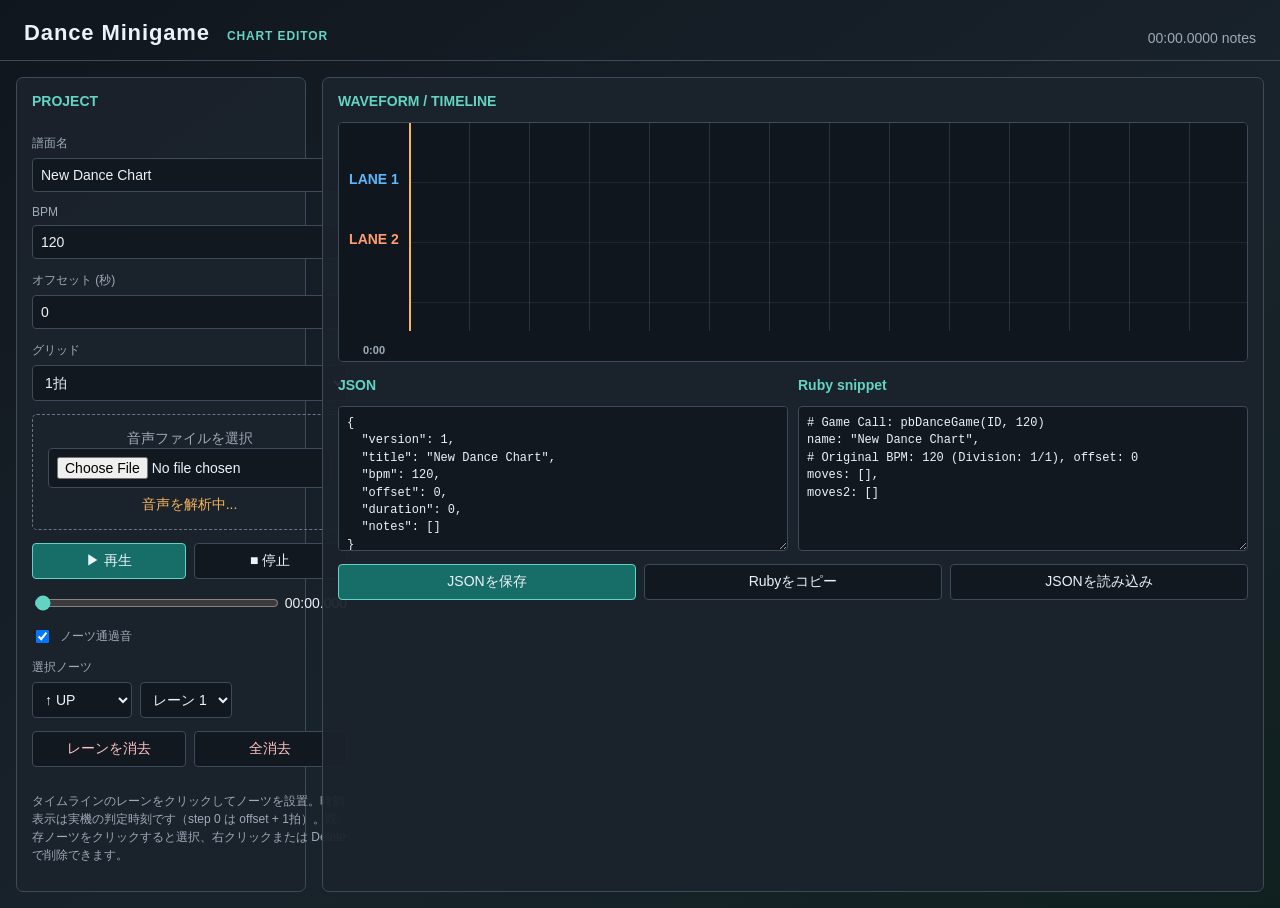
<file: chart-editor.html>
<!doctype html>
<html lang="ja">
<head>
<meta charset="utf-8">
<meta name="viewport" content="width=device-width, initial-scale=1">
<title>Dance Minigame Chart Editor</title>
<style>
:root{--bg:#11151b;--panel:#1b222c;--panel2:#232d39;--line:#3c4a59;--text:#edf2f7;--muted:#9eabb8;--accent:#63d3c4;--accent2:#f5b45f;--danger:#f27777;--lane1:#5bb7ff;--lane2:#ff9d6c}
*{box-sizing:border-box}body{margin:0;background:linear-gradient(145deg,#10161e 0%,#19232c 55%,#10201f 100%);color:var(--text);font:14px "Yu Gothic",Meiryo,sans-serif;min-height:100vh}header{padding:20px 24px 14px;border-bottom:1px solid var(--line);display:flex;align-items:end;justify-content:space-between;gap:20px}h1{font-size:22px;letter-spacing:.04em;margin:0}h1 span{color:var(--accent);font-size:12px;margin-left:10px}.layout{display:grid;grid-template-columns:290px minmax(520px,1fr);gap:16px;padding:16px;max-width:1500px;margin:auto}.panel{background:rgba(27,34,44,.94);border:1px solid var(--line);border-radius:7px;padding:15px}.controls{display:grid;gap:13px}.field{display:grid;gap:6px}.field label{color:var(--muted);font-size:12px}.row{display:flex;gap:8px;align-items:center}.row>*{min-width:0}input,select,button,textarea{font:inherit;color:var(--text);background:#121820;border:1px solid var(--line);border-radius:4px;padding:8px}input:focus,select:focus,textarea:focus{outline:2px solid rgba(99,211,196,.35);border-color:var(--accent)}input[type=number]{width:100%}button{cursor:pointer;transition:.15s background,.15s border-color}button:hover{background:#2c3946;border-color:#718292}button.primary{background:#176e68;border-color:#63d3c4}button.danger{color:#ffc0c0}.hint{font-size:12px;color:var(--muted);line-height:1.5}h2{font-size:14px;margin:0 0 13px;color:var(--accent)}.transport{display:flex;gap:8px}.transport button{flex:1}.status{display:flex;justify-content:space-between;color:var(--muted);font-variant-numeric:tabular-nums}.timeline-panel{min-width:0}.wave-wrap{position:relative;background:#0c1117;border:1px solid var(--line);height:160px;border-radius:5px;overflow:hidden}.wave-wrap canvas{width:100%;height:100%;display:block}.marker{position:absolute;top:0;bottom:0;width:2px;background:var(--accent2);pointer-events:none;left:0}.chart-scroll{overflow-x:auto;margin-top:12px;border:1px solid var(--line);border-radius:5px;background:#10161d}.chart{position:relative;min-width:760px;height:238px}.grid{position:absolute;inset:0 0 30px 70px;background-image:linear-gradient(to right,rgba(255,255,255,.12) 1px,transparent 1px),linear-gradient(to bottom,transparent 59px,rgba(255,255,255,.14) 60px,transparent 61px);background-size:var(--step) 100%,100% 60px}.lane-label{position:absolute;left:0;width:70px;text-align:center;font-weight:bold}.lane-label.one{top:48px;color:var(--lane1)}.lane-label.two{top:108px;color:var(--lane2)}.lane-label.axis{bottom:5px;color:var(--muted);font-size:11px}.note{position:absolute;width:18px;height:36px;top:42px;border-radius:4px;background:var(--lane1);box-shadow:0 0 0 1px rgba(255,255,255,.4);cursor:pointer}.note.lane2{top:102px;background:var(--lane2)}.note.selected{outline:3px solid white;z-index:2}.note::after{content:attr(data-dir);display:block;text-align:center;color:#10202b;font-weight:bold;line-height:36px}.playhead{position:absolute;top:0;bottom:30px;width:2px;background:var(--accent2);z-index:3;pointer-events:none}.output{margin-top:15px;display:grid;grid-template-columns:1fr 1fr;gap:10px}.output textarea{width:100%;height:145px;resize:vertical;font:12px Consolas,monospace;line-height:1.45}.output .full{grid-column:1/-1}.button-row{display:flex;gap:8px;flex-wrap:wrap}.button-row button{flex:1}.drop{border:1px dashed #647687;padding:15px;text-align:center;color:var(--muted);border-radius:5px}.drop.loaded{border-color:var(--accent);color:var(--text)}@media(max-width:800px){header{padding:16px}.layout{grid-template-columns:1fr;padding:10px}.output{grid-template-columns:1fr}.output .full{grid-column:auto}}
input[type=range]{width:100%;padding:0;accent-color:var(--accent)}.seek-row{display:grid;grid-template-columns:1fr auto;gap:8px;align-items:center}.wave-wrap canvas{cursor:ew-resize}
.wave-wrap{display:none}.loading{display:block;margin-top:8px;color:var(--accent2)}.chart-wave{position:absolute;left:70px;right:0;top:0;height:208px;width:calc(100% - 70px);opacity:.25;pointer-events:none;z-index:0}
.grid,.lane-label,.note,.playhead{z-index:1}
</style>
</head>
<body>
<header><h1>Dance Minigame <span>CHART EDITOR</span></h1><div class="status"><span id="time">00:00.000</span><span id="noteCount">0 notes</span></div></header>
<main class="layout">
<section class="panel controls">
<h2>PROJECT</h2>
<div class="field"><label for="title">譜面名</label><input id="title" value="New Dance Chart"></div>
<div class="field"><label for="bpm">BPM</label><input id="bpm" type="number" min="1" max="400" step="0.1" value="120"></div>
<div class="field"><label for="offset">オフセット (秒)</label><input id="offset" type="number" step="0.001" value="0"></div>
<div class="field"><label for="division">グリッド</label><select id="division"><option value="1">1拍</option><option value="2">1/2拍</option><option value="4">1/4拍</option></select></div>
<div id="drop" class="drop">音声ファイルを選択<br><input id="audioFile" type="file" accept="audio/*"><span id="loading" class="loading" hidden>音声を解析中...</span></div>
<div class="transport"><button id="play" class="primary">▶ 再生</button><button id="stop">■ 停止</button></div>
<div class="seek-row"><input id="seek" type="range" min="0" max="0" step="0.001" value="0" aria-label="音声位置"><span id="seekTime">00:00.000</span></div>
<div class="field"><label class="row"><input id="noteSound" type="checkbox" checked> ノーツ通過音</label></div>
<div class="field"><label>選択ノーツ</label><div class="row"><select id="direction"><option value="up">↑ UP</option><option value="down">↓ DOWN</option><option value="left">← LEFT</option><option value="right">→ RIGHT</option></select><select id="lane"><option value="1">レーン 1</option><option value="2">レーン 2</option></select></div></div>
<div class="button-row"><button id="clearLane" class="danger">レーンを消去</button><button id="clearAll" class="danger">全消去</button></div>
<p class="hint">タイムラインのレーンをクリックしてノーツを設置。時刻表示は実機の判定時刻です（step 0 は offset + 1拍）。既存ノーツをクリックすると選択、右クリックまたは Delete で削除できます。</p>
</section>
<section class="panel timeline-panel">
<h2>WAVEFORM / TIMELINE</h2>
<div class="wave-wrap"><canvas id="wave"></canvas><div id="waveMarker" class="marker"></div></div>
<div class="chart-scroll"><div id="chart" class="chart"><canvas id="chartWave" class="chart-wave"></canvas><div class="grid"></div><div class="lane-label one">LANE 1</div><div class="lane-label two">LANE 2</div><div class="lane-label axis">0:00</div><div id="playhead" class="playhead"></div></div></div>
<div class="output">
<div><h2>JSON</h2><textarea id="jsonOutput" spellcheck="false" readonly></textarea></div>
<div><h2>Ruby snippet</h2><textarea id="rubyOutput" spellcheck="false" readonly></textarea></div>
<div class="full button-row"><button id="exportJson" class="primary">JSONを保存</button><button id="copyRuby">Rubyをコピー</button><button id="loadJson">JSONを読み込み</button><input id="jsonFile" type="file" accept="application/json" hidden></div>
</div>
</section>
</main>
<script>
(() => {
  const $ = id => document.getElementById(id);
  const state = { notes: [], duration: 0, audioUrl: null, waveform: null, selected: null, playing: false, lastAudioTime: 0 };
  const audio = new Audio();
  let soundContext;
  const wave = $('wave'), ctx = wave.getContext('2d');
  const chart = $('chart'), grid = chart.querySelector('.grid'), chartWave = $('chartWave'), chartWaveCtx = chartWave.getContext('2d');
  const arrows = {up:'↑', down:'↓', left:'←', right:'→'};

  function stepSeconds(){ return 60 / Math.max(1, Number($('bpm').value) || 120) / Number($('division').value); }
  function stepWidth(){ return Math.max(24, 60 / Number($('division').value)); }
  function formatTime(seconds){ seconds = Math.max(0, seconds || 0); return `${String(Math.floor(seconds / 60)).padStart(2,'0')}:${(seconds % 60).toFixed(3).padStart(6,'0')}`; }
  function noteAt(step, lane){ return state.notes.findIndex(n => n.step === step && n.lane === lane); }
  function renderChart(){
    const width = Math.max(760, 70 + Math.ceil((state.duration || 60) / stepSeconds()) * stepWidth() + 30);
    chart.style.width = `${width}px`; grid.style.setProperty('--step', `${stepWidth()}px`);
    chart.querySelectorAll('.note').forEach(n => n.remove());
    state.notes.forEach((note, index) => {
      const el = document.createElement('div'); el.className = `note${note.lane === 2 ? ' lane2' : ''}${state.selected === index ? ' selected' : ''}`;
      el.style.left = `${70 + note.step * stepWidth() - 9}px`; el.dataset.dir = arrows[note.direction]; el.title = `${note.direction}, lane ${note.lane}, ${formatTime(noteTime(note.step))}`;
      el.onclick = event => { event.stopPropagation(); const directions = ['up','down','left','right']; note.direction = directions[(directions.indexOf(note.direction) + 1) % directions.length]; state.selected = index; renderChart(); updateOutputs(); };
      el.oncontextmenu = event => { event.preventDefault(); state.notes.splice(index, 1); state.selected = null; renderChart(); updateOutputs(); };
      chart.appendChild(el);
    });
    $('noteCount').textContent = `${state.notes.length} notes`;
    drawChartWave();
  }
  function addFromPointer(event){
    if(event.target.closest('.note')) return;
    const rect = chart.getBoundingClientRect(); const x = event.clientX - rect.left - 70;
    if(x < 0) return;
    const step = Math.max(0, Math.round(x / stepWidth()));
    const lane = event.clientY - rect.top < 102 ? 1 : 2;
    const index = noteAt(step, lane);
    if(index >= 0){ state.notes.splice(index,1); state.selected = null; } else { state.notes.push({step, lane, direction: $('direction').value}); state.notes.sort((a,b) => a.step-b.step || a.lane-b.lane); }
    renderChart(); updateOutputs();
  }
  function noteTime(step){ return (step + 1) * stepSeconds() + (Number($('offset').value) || 0); }
  function updateOutputs(){
    const data = {version:1, title:$('title').value, bpm:Number($('bpm').value), offset:Number($('offset').value), duration:state.duration, notes:state.notes};
    $('jsonOutput').value = JSON.stringify(data, null, 2);
    
    const max = state.notes.reduce((m,n) => Math.max(m,n.step), -1); 
    const left = Array(max+1).fill(':rest'), right = Array(max+1).fill(':rest');
    state.notes.forEach(n => (n.lane === 1 ? left : right)[n.step] = `:${n.direction}`);
    
    // グリッド分割数を考慮したゲーム呼出用BPM
    const div = Number($('division').value) || 1;
    const gameBpm = data.bpm * div;

    $('rubyOutput').value = `# Game Call: pbDanceGame(ID, ${gameBpm})\nname: ${JSON.stringify(data.title)},\n# Original BPM: ${data.bpm} (Division: 1/${div}), offset: ${data.offset}\nmoves: [${left.join(', ')}],\nmoves2: [${right.join(', ')}]`;
  }
  function playNoteSound(note){
  if (!$('noteSound').checked) return;
  soundContext ||= new AudioContext();
  const now = soundContext.currentTime;
  const oscillator = soundContext.createOscillator();
  const gain = soundContext.createGain();
  
  // 各方向の基本ピッチ
  const frequencies = {up: 660, down: 440, left: 550, right: 770};
  const baseFreq = frequencies[note.direction] || 550;

  // 波形を三角波（triangle）または正弦波（sine）にするとマイルドな打撃音になります
  oscillator.type = 'triangle';

  // 【アタック感の追加】一瞬だけ高い周波数から急降下させる ("タ"のアタック)
  oscillator.frequency.setValueAtTime(baseFreq * 2.5, now);
  oscillator.frequency.exponentialRampToValueAtTime(baseFreq, now + 0.012);

  // 【音量エンベロープ】即座に立ち上がり、素早く減衰させる ("ン"の余韻)
  gain.gain.setValueAtTime(0.0001, now);
  gain.gain.linearRampToValueAtTime(0.3, now + 0.003); // 立ち上がり
  gain.gain.exponentialRampToValueAtTime(0.0001, now + 0.06); // 素早い減衰

  oscillator.connect(gain).connect(soundContext.destination);
  oscillator.start(now);
  oscillator.stop(now + 0.065);
}
  function playNotesBetween(previousTime, currentTime){
    const offset = Number($('offset').value) || 0;
    if (currentTime < previousTime) previousTime = -Infinity;
    state.notes.forEach(note => {
      const hitTime = (note.step + 1) * stepSeconds() + offset;
      if (hitTime > previousTime && hitTime <= currentTime) playNoteSound(note);
    });
  }
  function syncPlayback(){
    if (!state.playing) return;
    const currentTime = audio.currentTime;
    playNotesBetween(state.lastAudioTime, currentTime);
    state.lastAudioTime = currentTime;
    setMarker(currentTime);
    requestAnimationFrame(syncPlayback);
  }
  async function buildWaveform(buffer){
    const data = buffer.getChannelData(0), count = Math.min(4096, data.length), bucket = Math.max(1, Math.ceil(data.length / count));
    const peaks = [];
    for (let start=0; start<data.length; start+=bucket) {
      const end = Math.min(start + bucket, data.length), stride = Math.max(1, Math.floor((end-start) / 32));
      let min=1, max=-1;
      for (let i=start; i<end; i+=stride) { min=Math.min(min,data[i]); max=Math.max(max,data[i]); }
      peaks.push([min,max]);
      if (start > 0 && start % 262144 < bucket) await new Promise(resolve => setTimeout(resolve, 0));
    }
    state.waveform = peaks;
  }
  function drawPeaks(context, width, height){
    context.clearRect(0,0,width,height);
    if (!state.waveform) return;
    context.strokeStyle='#63d3c4'; context.lineWidth=1; context.beginPath();
    for(let x=0;x<width;x++){const peak=state.waveform[Math.min(state.waveform.length-1,Math.floor(x/width*state.waveform.length))];context.moveTo(x,height/2+peak[0]*height*.42);context.lineTo(x,height/2+peak[1]*height*.42)}
    context.stroke();
  }
  function drawWave(){
    const dpr=window.devicePixelRatio||1, rect=wave.getBoundingClientRect(); wave.width=rect.width*dpr; wave.height=rect.height*dpr; ctx.setTransform(dpr,0,0,dpr,0,0); drawPeaks(ctx,rect.width,rect.height);
  }
  function drawChartWave(){
    const width=Math.max(1,Math.min(12000,chart.clientWidth-70)), height=208, dpr=window.devicePixelRatio||1; chartWave.width=width*dpr; chartWave.height=height*dpr; chartWaveCtx.setTransform(dpr,0,0,dpr,0,0); drawPeaks(chartWaveCtx,width,height);
  }
  function setMarker(time){ const ratio = state.duration ? Math.min(1,time/state.duration) : 0; $('waveMarker').style.left = `${ratio*100}%`; $('playhead').style.left = `${70 + ratio * (chart.clientWidth-100)}px`; $('time').textContent = formatTime(time); $('seekTime').textContent = formatTime(time); $('seek').value = time; }
  function seekAudio(time){
    if (!audio.src || !Number.isFinite(time)) return;
    const nextTime = Math.max(0, Math.min(state.duration || audio.duration || 0, time));
    audio.currentTime = nextTime;
    state.lastAudioTime = nextTime;
    setMarker(nextTime);
  }
  $('chart').onclick = addFromPointer;
  $('seek').oninput = event => seekAudio(Number(event.target.value));
  $('wave').onclick = event => {
    if (!state.duration) return;
    const rect = wave.getBoundingClientRect();
    seekAudio((event.clientX - rect.left) / rect.width * state.duration);
  };
  $('bpm').oninput = () => { renderChart(); updateOutputs(); };
  $('division').onchange = () => { renderChart(); updateOutputs(); };
  $('title').oninput = updateOutputs; $('offset').oninput = updateOutputs;
  $('audioFile').onchange = event => { const file=event.target.files[0]; if(!file)return; const loading=$('loading'); loading.hidden=false; loading.textContent='音声を解析中...'; event.target.disabled=true; if(state.audioUrl) URL.revokeObjectURL(state.audioUrl); state.audioUrl=URL.createObjectURL(file); audio.src=state.audioUrl; $('drop').classList.add('loaded'); $('drop').firstChild.textContent=file.name+' '; const reader=new FileReader(); reader.onload=async e=>{try{const buffer=await new AudioContext().decodeAudioData(e.target.result);state.duration=buffer.duration;await buildWaveform(buffer);$('seek').max=state.duration;drawWave();renderChart();updateOutputs();loading.textContent='読み込み完了';}catch(err){loading.textContent='読み込みに失敗しました';alert('音声の解析に失敗しました。')}finally{event.target.disabled=false;}}; reader.readAsArrayBuffer(file); };

$('play').onclick = () => {
  if (!audio.src) { alert('先に音声ファイルを選択してください。'); return; }
  if (state.playing) {
    audio.pause();
  } else {
    soundContext ||= new AudioContext();
    soundContext.resume();
    if (audio.currentTime === 0) state.lastAudioTime = -0.001;
    audio.play();
    state.playing = true;
    $('play').textContent = '❚❚ 一時停止';
    requestAnimationFrame(syncPlayback);
  }
};

$('stop').onclick = () => {
  audio.pause();
  audio.currentTime = 0;
  state.playing = false;
  state.lastAudioTime = 0;
  $('play').textContent = '▶ 再生';
  setMarker(0);
};

audio.ontimeupdate = () => { if (!state.playing) setMarker(audio.currentTime); };
audio.onended = () => { state.playing = false; $('play').textContent = '▶ 再生'; setMarker(0); };
audio.onpause = () => { state.playing = false; $('play').textContent = '▶ 再生'; };
  $('clearLane').onclick = () => { const lane=Number($('lane').value); state.notes=state.notes.filter(n=>n.lane!==lane);state.selected=null;renderChart();updateOutputs(); };
  $('clearAll').onclick = () => { state.notes=[];state.selected=null;renderChart();updateOutputs(); };
  document.onkeydown = event => { if(event.key==='Delete' && state.selected !== null){state.notes.splice(state.selected,1);state.selected=null;renderChart();updateOutputs();} };
  $('exportJson').onclick = () => { const blob=new Blob([$('jsonOutput').value],{type:'application/json'}), a=document.createElement('a');a.href=URL.createObjectURL(blob);a.download=($('title').value||'chart')+'.json';a.click();URL.revokeObjectURL(a.href); };
  $('copyRuby').onclick = async () => { await navigator.clipboard.writeText($('rubyOutput').value); $('copyRuby').textContent='コピーしました'; setTimeout(()=>$('copyRuby').textContent='Rubyをコピー',1200); };
  $('loadJson').onclick = () => $('jsonFile').click();
  $('jsonFile').onchange = event => { const file=event.target.files[0];if(!file)return;const reader=new FileReader();reader.onload=()=>{try{const d=JSON.parse(reader.result);$('title').value=d.title||'Loaded Chart';$('bpm').value=d.bpm||120;$('offset').value=d.offset||0;state.duration=d.duration||0;$('seek').max=state.duration;state.notes=Array.isArray(d.notes)?d.notes.filter(n=>Number.isInteger(n.step)&&[1,2].includes(n.lane)&&arrows[n.direction]):[];renderChart();updateOutputs();setMarker(0);}catch(err){alert('JSONの読み込みに失敗しました。')}};reader.readAsText(file);};
  renderChart(); updateOutputs(); setMarker(0);
})();
</script>
</body>
</html>
</file>
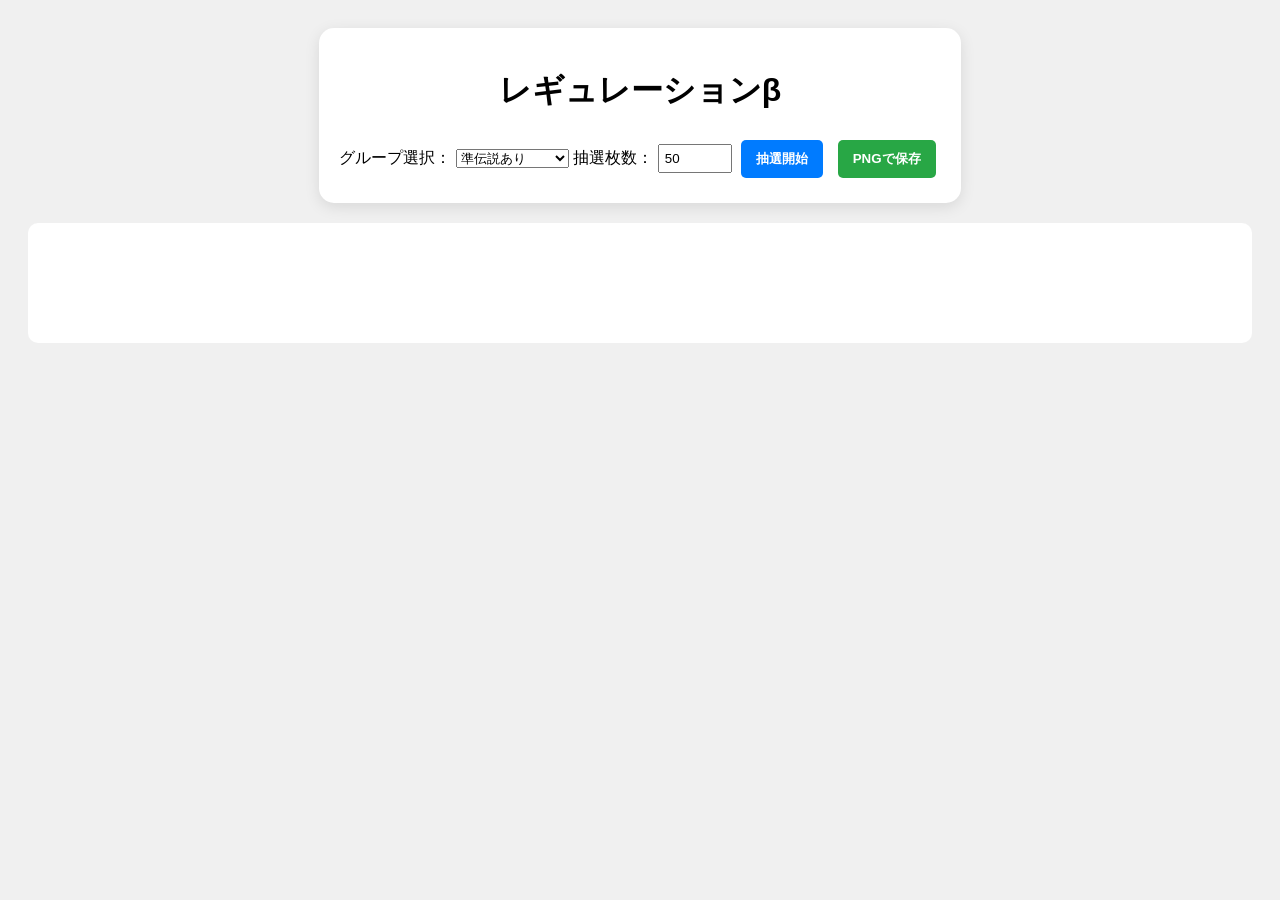
<file: Regulationbeta.html>
<!doctype html>
<html lang="ja">
<head>
<meta charset="utf-8">
<title>ランダム画像抽選（A-Z対応）</title>
<style>
  body { font-family: sans-serif; text-align: center; background: #f0f0f0; padding: 20px; }
  .container { background: white; padding: 20px; border-radius: 15px; display: inline-block; box-shadow: 0 4px 15px rgba(0,0,0,0.1); }
  input[type=number] { width: 60px; padding: 5px; }
  button { padding: 10px 15px; cursor: pointer; border: none; border-radius: 5px; background: #007bff; color: white; font-weight: bold; margin: 5px; }
  button:hover { background: #0056b3; }
  
  /* 結果表示エリア（ここが重要！） */
  #result { 
    margin-top: 20px; 
    display: grid; 
    grid-template-columns: repeat(auto-fill, minmax(100px, 1fr)); 
    gap: 10px; 
    padding: 10px;
    background: #fff;
    min-height: 100px;
    border-radius: 10px;
  }
  #result img { 
    width: 100px; height: 100px;
    border-radius: 8px; 
    box-shadow: 0 2px 5px rgba(0,0,0,0.1); 
    object-fit: cover;
    object-position: left;
  }
  .error-msg { color: red; margin: 10px; }
</style>
</head>
<body>

<div class="container">
  <h1>レギュレーションβ</h1>
  
  <label>グループ選択：</label>
  <select id="groupSelect">
    <option value="all">準伝説あり</option>
    <option value="ae">一般グループ</option>
    <option value="fj">リトルグループ</option>
  </select>

  <label>抽選枚数：</label>
  <input type="number" id="countInput" value="50" min="1">
  <button onclick="startDraw()">抽選開始</button>
  <button onclick="saveAsImage()" style="background: #28a745;">PNGで保存</button>
  <div id="message"></div>
</div>

<div id="result"></div>

<script src="https://html2canvas.hertzen.com/dist/html2canvas.min.js"></script>

<script>
// 設定値の追加
const BASE_PATH = "Icons/"; // 画像フォルダのパス
const excludeList = [];    // 除外したいファイル名（あれば入れる）

const imageCollections = {
  all: [
    "A/ABOMASNOW.png", "A/ABRA.png", "A/ABSOL.png", "A/ACCELGOR.png", "A/AEGISLASH.png",
"A/AERODACTYL.png", "A/AGGRON.png", "A/AIPOM.png", "A/ALAKAZAM.png", "A/ALCREMIE.png",
"A/ALOMOMOLA.png", "A/ALTARIA.png", "A/AMAURA.png", "A/AMBIPOM.png", "A/AMOONGUSS.png",
"A/AMPHAROS.png", "A/ANNIHILAPE.png", "A/ANORITH.png", "A/APPLETUN.png", "A/APPLIN.png",
"A/ARAQUANID.png", "A/ARBOK.png", "A/ARBOLIVA.png", "A/ARCANINE.png", "A/ARCHALUDON.png",
"A/ARCHEN.png", "A/ARCHEOPS.png", "A/ARCTIBAX.png", "A/ARCTOVISH.png", "A/ARCTOZOLT.png",
"A/ARIADOS.png", "A/ARMALDO.png", "A/ARMAROUGE.png", "A/AROMATISSE.png", "A/ARON.png",
"A/ARROKUDA.png", "A/ARTICUNO.png", "A/AUDINO.png", "A/AURORUS.png", "A/AVALUGG.png",
"A/AXEW.png", "A/AZELF.png", "A/AZUMARILL.png", "A/AZURILL.png",
"B/BAGON.png", "B/BALTOY.png", "B/BANETTE.png", "B/BARBARACLE.png", "B/BARBOACH.png",
"B/BARRASKEWDA.png", "B/BASCULEGION.png", "B/BASCULIN.png", "B/BASTIODON.png", "B/BAXCALIBUR.png",
"B/BAYLEEF.png", "B/BEARTIC.png", "B/BEAUTIFLY.png", "B/BEEDRILL.png", "B/BEHEEYEM.png",
"B/BELDUM.png", "B/BELLIBOLT.png", "B/BELLOSSOM.png", "B/BELLSPROUT.png", "B/BERGMITE.png",
"B/BEWEAR.png", "B/BIBAREL.png", "B/BIDOOF.png", "B/BINACLE.png", "B/BISHARP.png",
"B/BLACEPHALON.png", "B/BLASTOISE.png", "B/BLAZIKEN.png", "B/BLIPBUG.png", "B/BLISSEY.png",
"B/BLITZLE.png", "B/BOLDORE.png", "B/BOLTUND.png", "B/BOMBIRDIER.png", "B/BONSLY.png",
"B/BOUFFALANT.png", "B/BOUNSWEET.png", "B/BRAIXEN.png", "B/BRAMBLEGHAST.png", "B/BRAMBLIN.png",
"B/BRAVIARY.png", "B/BRELOOM.png", "B/BRIONNE.png", "B/BRONZONG.png", "B/BRONZOR.png",
"B/BRUTEBONNET.png", "B/BRUXISH.png", "B/BUDEW.png", "B/BUIZEL.png", "B/BULBASAUR.png",
"B/BUNEARY.png", "B/BUNNELBY.png", "B/BURMY.png", "B/BUTTERFREE.png", "B/BUZZWOLE.png",
"C/CACNEA.png", "C/CACTURNE.png", "C/CAMERUPT.png", "C/CAPSAKID.png", "C/CARBINK.png",
"C/CARKOL.png", "C/CARNIVINE.png", "C/CARRACOSTA.png", "C/CARVANHA.png", "C/CASTFORM.png",
"C/CASCOON.png", "C/CATERPIE.png", "C/CELESTEELA.png", "C/CENTISKORCH.png", "C/CERULEDGE.png",
"C/CETITAN.png", "C/CETODDLE.png", "C/CHANDELURE.png", "C/CHANSEY.png", "C/CHARCADET.png",
"C/CHARIZARD.png", "C/CHARJABUG.png", "C/CHARMANDER.png", "C/CHARMELEON.png", "C/CHATOT.png",
"C/CHERRIM.png", "C/CHERUBI.png", "C/CHESNAUGHT.png", "C/CHESPIN.png", "C/CHEWTLE.png",
"C/CHIENPAO.png", "C/CHIKORITA.png", "C/CHIMCHAR.png", "C/CHIMECHO.png", "C/CHINCHOU.png",
"C/CHINGLING.png", "C/CHIYU.png", "C/CINCCINO.png", "C/CINDERACE.png", "C/CLAMPERL.png",
"C/CLAUNCHER.png", "C/CLAWITZER.png", "C/CLAYDOL.png", "C/CLEFABLE.png", "C/CLEFAIRY.png",
"C/CLEFFA.png", "C/CLOBBOPUS.png", "C/CLODSIRE.png", "C/CLOYSTER.png", "C/COALOSSAL.png",
"C/COBALION.png", "C/COFAGRIGUS.png", "C/COMBEE.png", "C/COMBUSKEN.png", "C/COMFEY.png",
"C/CONKELDURR.png", "C/COPPERAJAH.png", "C/CORPHISH.png", "C/CORSOLA.png", "C/CORVIKNIGHT.png",
"C/CORVISQUIRE.png", "C/COTTONEE.png", "C/CRABOMINABLE.png", "C/CRABRAWLER.png", "C/CRADILY.png",
"C/CRAMORANT.png", "C/CRANIDOS.png", "C/CRAWDAUNT.png", "C/CRESSELIA.png", "C/CROAGUNK.png",
"C/CROBAT.png", "C/CROCALOR.png", "C/CROCONAW.png", "C/CRUSTLE.png", "C/CRYOGONAL.png",
"C/CUBCHOO.png", "C/CUBONE.png", "C/CUFANT.png", "C/CURSOLA.png", "C/CUTIEFLY.png",
"C/CYCLIZAR.png", "C/CYNDAQUIL.png",
"D/DACHSBUN.png", "D/DARMANITAN.png", "D/DARTRIX.png", "D/DARUMAKA.png", "D/DECIDUEYE.png",
"D/DEDENNE.png", "D/DEERLING.png", "D/DEINO.png", "D/DELCATTY.png", "D/DELIBIRD.png",
"D/DELPHOX.png", "D/DEWGONG.png", "D/DEWOTT.png", "D/DEWPIDER.png", "D/DHELMISE.png",
"D/DIGGERSBY.png", "D/DIGLETT.png", "D/DIPPLIN.png", "D/DITTO.png", "D/DODRIO.png",
"D/DODUO.png", "D/DOLLIV.png", "D/DONDOZO.png", "D/DONPHAN.png", "D/DOTTLER.png",
"D/DOUBLADE.png", "D/DRACOVISH.png", "D/DRACOZOLT.png", "D/DRAGALGE.png", "D/DRAGAPULT.png",
"D/DRAGONAIR.png", "D/DRAGONITE.png", "D/DRAKLOAK.png", "D/DRAMPA.png", "D/DRAPION.png",
"D/DRATINI.png", "D/DREDNAW.png", "D/DREEPY.png", "D/DRIFBLIM.png", "D/DRIFLOON.png",
"D/DRILBUR.png", "D/DRIZZILE.png", "D/DROWZEE.png", "D/DRUDDIGON.png", "D/DUBWOOL.png",
"D/DUCKLETT.png", "D/DUDUNSPARCE.png", "D/DUGTRIO.png", "D/DUNSPARCE.png", "D/DUOSION.png",
"D/DURALUDON.png", "D/DURANT.png", "D/DUSCLOPS.png", "D/DUSKNOIR.png", "D/DUSKULL.png",
"D/DUSTOX.png", "D/DWEBBLE.png",
"E/EELEKTRIK.png", "E/EELEKTROSS.png", "E/EEVEE.png", "E/EISCUE.png", "E/EKANS.png",
"E/ELDEGOSS.png", "E/ELECTABUZZ.png", "E/ELECTIVIRE.png", "E/ELECTRIKE.png", "E/ELECTRODE.png",
"E/ELEKID.png", "E/ELGYEM.png", "E/EMBOAR.png", "E/EMOLGA.png", "E/EMPOLEON.png",
"E/ENAMORUS.png", "E/ENTEI.png", "E/ESCAVALIER.png", "E/ESPATHRA.png", "E/ESPEON.png",
"E/ESPURR.png", "E/EXCADRILL.png", "E/EXEGGCUTE.png", "E/EXEGGUTOR.png", "E/EXPLOUD.png",
"F/FALINKS.png", "F/FARFETCHD.png", "F/FARIGIRAF.png", "F/FEAROW.png", "F/FEEBAS.png",
"F/FENNEKIN.png", "F/FERALIGATR.png", "F/FERROSEED.png", "F/FERROTHORN.png", "F/FEZANDIPITI.png",
"F/FIDOUGH.png", "F/FINIZEN.png", "F/FINNEON.png", "F/FLAAFFY.png", "F/FLABEBE.png",
"F/FLAMIGO.png", "F/FLAPPLE.png", "F/FLAREON.png", "F/FLETCHINDER.png", "F/FLETCHLING.png",
"F/FLITTLE.png", "F/FLOATZEL.png", "F/FLOETTE.png", "F/FLORAGATO.png", "F/FLORGES.png",
"F/FLUTTERMANE.png", "F/FLYGON.png", "F/FOMANTIS.png", "F/FOONGUS.png", "F/FORRETRESS.png",
"F/FRAXURE.png", "F/FRIGIBAX.png", "F/FRILLISH.png", "F/FROAKIE.png", "F/FROGADIER.png",
"F/FROSLASS.png", "F/FROSMOTH.png", "F/FUECOCO.png", "F/FURFROU.png", "F/FURRET.png",
"G/GABITE.png", "G/GALLADE.png", "G/GALVANTULA.png", "G/GARBODOR.png", "G/GARCHOMP.png",
"G/GARDEVOIR.png", "G/GARGANACL.png", "G/GASTLY.png", "G/GASTRODON.png", "G/GENGAR.png",
"G/GEODUDE.png", "G/GHOLDENGO.png", "G/GIBLE.png", "G/GIGALITH.png", "G/GIMMIGHOUL.png",
"G/GIRAFARIG.png", "G/GLACEON.png", "G/GLALIE.png", "G/GLAMEOW.png", "G/GLASTRIER.png",
"G/GLIGAR.png", "G/GLIMMET.png", "G/GLIMMORA.png", "G/GLISCOR.png", "G/GLOOM.png",
"G/GOGOAT.png", "G/GOLBAT.png", "G/GOLDEEN.png", "G/GOLDUCK.png", "G/GOLEM.png",
"G/GOLETT.png", "G/GOLISOPOD.png", "G/GOLURK.png", "G/GOODRA.png", "G/GOOMY.png",
"G/GOREBYSS.png", "G/GOSSIFLEUR.png", "G/GOTHITA.png", "G/GOTHITELLE.png", "G/GOTHORITA.png",
"G/GOUGINGFIRE.png", "G/GOURGEIST.png", "G/GRAFAIAI.png", "G/GRANBULL.png", "G/GRAPPLOCT.png",
"G/GRAVELER.png", "G/GREATTUSK.png", "G/GREAVARD.png", "G/GREEDENT.png", "G/GRENINJA.png",
"G/GRIMER.png", "G/GRIMMSNARL.png", "G/GROOKEY.png", "G/GROTLE.png", "G/GROVYLE.png",
"G/GROWLITHE.png", "G/GRUBBIN.png", "G/GRUMPIG.png", "G/GULPIN.png", "G/GUMSHOOS.png",
"G/GURDURR.png", "G/GUZZLORD.png", "G/GYARADOS.png",
"H/HAKAMOO.png", "H/HAPPINY.png", "H/HARIYAMA.png", "H/HATENNA.png", "H/HATTERENE.png",
"H/HATTREM.png", "H/HAUNTER.png", "H/HAWLUCHA.png", "H/HAXORUS.png", "H/HEATMOR.png",
"H/HEATRAN.png", "H/HELIOLISK.png", "H/HELIOPTILE.png", "H/HERACROSS.png", "H/HERDIER.png",
"H/HIPPOPOTAS.png", "H/HIPPOWDON.png", "H/HITMONCHAN.png", "H/HITMONLEE.png", "H/HITMONTOP.png",
"H/HONCHKROW.png", "H/HONEDGE.png", "H/HOOTHOOT.png", "H/HOPPIP.png", "H/HORSEA.png",
"H/HOUNDOOM.png", "H/HOUNDOUR.png", "H/HOUNDSTONE.png", "H/HUNTAIL.png", "H/HYDRAPPLE.png",
"H/HYDREIGON.png", "H/HYPNO.png",
"I/IGGLYBUFF.png", "I/ILLUMISE.png", "I/IMPIDIMP.png", "I/INCINEROAR.png", "I/INDEEDEE.png",
"I/INFERNAPE.png", "I/INKAY.png", "I/INTELEON.png", "I/IRONBOULDER.png", "I/IRONBUNDLE.png",
"I/IRONCROWN.png", "I/IRONHANDS.png", "I/IRONJUGULIS.png", "I/IRONLEAVES.png", "I/IRONMOTH.png",
"I/IRONTHORNS.png", "I/IRONTREADS.png", "I/IRONVALIANT.png", "I/IVYSAUR.png",
"J/JANGMOO.png", "J/JELLICENT.png", "J/JIGGLYPUFF.png", "J/JOLTEON.png", "J/JOLTIK.png",
"J/JUMPLUFF.png", "J/JYNX.png",
"K/KABUTO.png", "K/KABUTOPS.png", "K/KADABRA.png", "K/KAKUNA.png", "K/KANGASKHAN.png",
"K/KARRABLAST.png", "K/KARTANA.png", "K/KECLEON.png", "K/KILOWATTREL.png", "K/KINGAMBIT.png",
"K/KINGDRA.png", "K/KINGLER.png", "K/KIRLIA.png", "K/KLANG.png", "K/KLAWF.png",
"K/KLEAVOR.png", "K/KLEFKI.png", "K/KLINK.png", "K/KLINKLANG.png", "K/KOFFING.png",
"K/KOMALA.png", "K/KOMMOO.png", "K/KRABBY.png", "K/KRICKETOT.png", "K/KRICKETUNE.png",
"K/KROKOROK.png", "K/KROOKODILE.png", "K/KUBFU.png",
"L/LAIRON.png", "L/LAMPENT.png", "L/LANDORUS.png", "L/LANTURN.png", "L/LAPRAS.png",
"L/LARVESTA.png", "L/LARVITAR.png", "L/LATIAS.png", "L/LATIOS.png", "L/LEAFEON.png",
"L/LEAVANNY.png", "L/LECHONK.png", "L/LEDIAN.png", "L/LEDYBA.png", "L/LICKILICKY.png",
"L/LICKITUNG.png", "L/LIEPARD.png", "L/LILEEP.png", "L/LILLIGANT.png", "L/LILLIPUP.png",
"L/LINOONE.png", "L/LITLEO.png", "L/LITTEN.png", "L/LITWICK.png", "L/LOKIX.png",
"L/LOMBRE.png", "L/LOPUNNY.png", "L/LOTAD.png", "L/LOUDRED.png", "L/LUCARIO.png",
"L/LUDICOLO.png", "L/LUMINEON.png", "L/LUNATONE.png", "L/LURANTIS.png", "L/LUVDISC.png",
"L/LUXIO.png", "L/LUXRAY.png", "L/LYCANROC.png",
"M/MABOSSTIFF.png", "M/MACHAMP.png", "M/MACHOKE.png", "M/MACHOP.png", "M/MAGBY.png",
"M/MAGCARGO.png", "M/MAGIKARP.png", "M/MAGMAR.png", "M/MAGMORTAR.png", "M/MAGNEMITE.png",
"M/MAGNETON.png", "M/MAGNEZONE.png", "M/MAKUHITA.png", "M/MALAMAR.png", "M/MAMOSWINE.png",
"M/MANDIBUZZ.png", "M/MANECTRIC.png", "M/MANKEY.png", "M/MANTINE.png", "M/MANTYKE.png",
"M/MARACTUS.png", "M/MAREANIE.png", "M/MAREEP.png", "M/MARILL.png", "M/MAROWAK.png",
"M/MARSHTOMP.png", "M/MASCHIFF.png", "M/MASQUERAIN.png", "M/MAUSHOLD.png", "M/MAWILE.png",
"M/MEDICHAM.png", "M/MEDITITE.png", "M/MEGANIUM.png", "M/MEOWSCARADA.png", "M/MEOWSTIC.png",
"M/MEOWTH.png", "M/MESPRIT.png", "M/METAGROSS.png", "M/METANG.png", "M/METAPOD.png",
"M/MIENFOO.png", "M/MIENSHAO.png", "M/MIGHTYENA.png", "M/MILCERY.png", "M/MILOTIC.png",
"M/MILTANK.png", "M/MIMEJR.png", "M/MIMIKYU.png", "M/MINCCINO.png", "M/MINIOR.png",
"M/MINUN.png", "M/MISDREAVUS.png", "M/MISMAGIUS.png", "M/MOLTRES.png", "M/MONFERNO.png",
"M/MORELULL.png", "M/MORGREM.png", "M/MORPEKO.png", "M/MOTHIM.png", "M/MRMIME.png",
"M/MRRIME.png", "M/MUDBRAY.png", "M/MUDKIP.png", "M/MUDSDALE.png", "M/MUK.png",
"M/MUNCHLAX.png", "M/MUNKIDORI.png", "M/MUNNA.png", "M/MURKROW.png", "M/MUSHARNA.png",
"N/NACLI.png", "N/NACLSTACK.png", "N/NAGANADEL.png", "N/NATU.png", "N/NICKIT.png",
"N/NIDOKING.png", "N/NIDOQUEEN.png", "N/NIDORANfE.png", "N/NIDORANmA.png", "N/NIDORINA.png",
"N/NIDORINO.png", "N/NIHILEGO.png", "N/NINCADA.png", "N/NINETALES.png", "N/NINJASK.png",
"N/NOCTOWL.png", "N/NOIBAT.png", "N/NOIVERN.png", "N/NOSEPASS.png", "N/NUMEL.png",
"N/NUZLEAF.png", "N/NYMBLE.png",
"O/OBSTAGOON.png", "O/OCTILLERY.png", "O/ODDISH.png", "O/OGERPON.png", "O/OINKOLOGNE.png",
"O/OKIDOGI.png", "O/OMANYTE.png", "O/OMASTAR.png", "O/ONIX.png", "O/ORANGURU.png",
"O/ORBEETLE.png", "O/ORICORIO.png", "O/ORTHWORM.png", "O/OSHAWOTT.png", "O/OVERQWIL.png",
"P/PACHIRISU.png", "P/PALAFIN.png", "P/PALOSSAND.png", "P/PALPITOAD.png", "P/PANCHAM.png",
"P/PANGORO.png", "P/PANPOUR.png", "P/PANSAGE.png", "P/PANSEAR.png", "P/PARAS.png",
"P/PARASECT.png", "P/PASSIMIAN.png", "P/PATRAT.png", "P/PAWMI.png", "P/PAWMO.png",
"P/PAWMOT.png", "P/PAWNIARD.png", "P/PELIPPER.png", "P/PERRSERKER.png", "P/PERSIAN.png",
"P/PETILIL.png", "P/PHANPY.png", "P/PHANTUMP.png", "P/PHEROMOSA.png", "P/PICHU.png",
"P/PIDGEOT.png", "P/PIDGEOTTO.png", "P/PIDGEY.png", "P/PIDOVE.png", "P/PIGNITE.png",
"P/PIKACHU.png", "P/PILOSWINE.png", "P/PINCURCHIN.png", "P/PINECO.png", "P/PINSIR.png",
"P/PIPLUP.png", "P/PLUSLE.png", "P/POIPOLE.png", "P/POLITOED.png", "P/POLIWAG.png",
"P/POLIWHIRL.png", "P/POLIWRATH.png", "P/POLTCHAGEIST.png", "P/POLTEAGEIST.png", "P/PONYTA.png",
"P/POOCHYENA.png", "P/POPPLIO.png", "P/PORYGON.png", "P/PORYGON2.png", "P/PORYGONZ.png",
"P/PRIMARINA.png", "P/PRIMEAPE.png", "P/PRINPLUP.png", "P/PROBOPASS.png", "P/PSYDUCK.png",
"P/PUMPKABOO.png", "P/PUPITAR.png", "P/PURRLOIN.png", "P/PURUGLY.png", "P/PYROAR.png",
"P/PYUKUMUKU.png",
"Q/QUAGSIRE.png", "Q/QUAQUAVAL.png", "Q/QUAXLY.png", "Q/QUAXWELL.png", "Q/QUILAVA.png",
"Q/QUILLADIN.png", "Q/QWILFISH.png",
"R/RABOOT.png", "R/RABSCA.png", "R/RAGINGBOLT.png", "R/RAICHU.png", "R/RAIKOU.png",
"R/RALTS.png", "R/RAMPARDOS.png", "R/RAPIDASH.png", "R/RATICATE.png", "R/RATTATA.png",
"R/REGICE.png", "R/REGIDRAGO.png", "R/REGIELEKI.png", "R/REGIGIGAS.png", "R/REGIROCK.png",
"R/REGISTEEL.png", "R/RELICANTH.png", "R/RELLOR.png", "R/REMORAID.png", "R/REUNICLUS.png",
"R/REVAVROOM.png", "R/RHYDON.png", "R/RHYHORN.png", "R/RHYPERIOR.png", "R/RIBOMBEE.png",
"R/RILLABOOM.png", "R/RIOLU.png", "R/ROARINGMOON.png", "R/ROCKRUFF.png", "R/ROGGENROLA.png",
"R/ROLYCOLY.png", "R/ROOKIDEE.png", "R/ROSELIA.png", "R/ROSERADE.png", "R/ROTOM.png",
"R/ROWLET.png", "R/RUFFLET.png", "R/RUNERIGUS.png",
"S/SABLEYE.png", "S/SALAMENCE.png", "S/SALANDIT.png", "S/SALAZZLE.png", "S/SAMUROTT.png",
"S/SANDACONDA.png", "S/SANDILE.png", "S/SANDSHREW.png", "S/SANDSLASH.png", "S/SANDYGAST.png",
"S/SANDYSHOCKS.png", "S/SAWK.png", "S/SAWSBUCK.png", "S/SCATTERBUG.png", "S/SCEPTILE.png",
"S/SCIZOR.png", "S/SCOLIPEDE.png", "S/SCORBUNNY.png", "S/SCOVILLAIN.png", "S/SCRAFTY.png",
"S/SCRAGGY.png", "S/SCREAMTAIL.png", "S/SCYTHER.png", "S/SEADRA.png", "S/SEAKING.png",
"S/SEALEO.png", "S/SEEDOT.png", "S/SEEL.png", "S/SEISMITOAD.png", "S/SENTRET.png",
"S/SERPERIOR.png", "S/SERVINE.png", "S/SEVIPER.png", "S/SEWADDLE.png", "S/SHARPEDO.png",
"S/SHEDINJA.png", "S/SHELGON.png", "S/SHELLDER.png", "S/SHELLOS.png", "S/SHELMET.png",
"S/SHIELDON.png", "S/SHIFTRY.png", "S/SHIINOTIC.png", "S/SHINX.png", "S/SHROODLE.png",
"S/SHROOMISH.png", "S/SHUCKLE.png", "S/SHUPPET.png", "S/SIGILYPH.png", "S/SILCOON.png",
"S/SILICOBRA.png", "S/SILVALLY.png", "S/SIMIPOUR.png", "S/SIMISAGE.png", "S/SIMISEAR.png",
"S/SINISTCHA.png", "S/SINISTEA.png", "S/SIRFETCHD.png", "S/SIZZLIPEDE.png", "S/SKARMORY.png",
"S/SKELEDIRGE.png", "S/SKIDDO.png", "S/SKIPLOOM.png", "S/SKITTY.png", "S/SKORUPI.png",
"S/SKRELP.png", "S/SKUNTANK.png", "S/SKWOVET.png", "S/SLAKING.png", "S/SLAKOTH.png",
"S/SLIGGOO.png", "S/SLITHERWING.png", "S/SLOWBRO.png", "S/SLOWKING.png", "S/SLOWPOKE.png",
"S/SLUGMA.png", "S/SLURPUFF.png", "S/SMEARGLE.png", "S/SMOLIV.png", "S/SMOOCHUM.png",
"S/SNEASEL.png", "S/SNEASLER.png", "S/SNIVY.png", "S/SNOM.png", "S/SNORLAX.png",
"S/SNORUNT.png", "S/SNOVER.png", "S/SNUBBULL.png", "S/SOBBLE.png", "S/SOLOSIS.png",
"S/SOLROCK.png", "S/SPEAROW.png", "S/SPECTRIER.png", "S/SPEWPA.png", "S/SPHEAL.png",
"S/SPIDOPS.png", "S/SPINARAK.png", "S/SPINDA.png", "S/SPIRITOMB.png", "S/SPOINK.png",
"S/SPRIGATITO.png", "S/SPRITZEE.png", "S/SQUAWKABILLY.png", "S/SQUIRTLE.png", "S/STAKATAKA.png",
"S/STANTLER.png", "S/STARAPTOR.png", "S/STARAVIA.png", "S/STARLY.png", "S/STARMIE.png",
"S/STARYU.png", "S/STEELIX.png", "S/STEENEE.png", "S/STONJOURNER.png", "S/STOUTLAND.png",
"S/STUFFUL.png", "S/STUNFISK.png", "S/STUNKY.png", "S/SUDOWOODO.png", "S/SUICUNE.png",
"S/SUNFLORA.png", "S/SUNKERN.png", "S/SURSKIT.png", "S/SWABLU.png", "S/SWADLOON.png",
"S/SWALOT.png", "S/SWAMPERT.png", "S/SWANNA.png", "S/SWELLOW.png", "S/SWINUB.png",
"S/SWIRLIX.png", "S/SWOOBAT.png", "S/SYLVEON.png",
"T/TADBULB.png", "T/TAILLOW.png", "T/TALONFLAME.png", "T/TANDEMAUS.png", "T/TANGELA.png",
"T/TANGROWTH.png", "T/TAPUBULU.png", "T/TAPUFINI.png", "T/TAPUKOKO.png", "T/TAPULELE.png",
"T/TAROUNTULA.png", "T/TATSUGIRI.png", "T/TAUROS.png", "T/TEDDIURSA.png", "T/TENTACOOL.png",
"T/TENTACRUEL.png", "T/TEPIG.png", "T/TERRAKION.png", "T/THIEVUL.png", "T/THROH.png",
"T/THUNDURUS.png", "T/THWACKEY.png", "T/TIMBURR.png", "T/TINGLU.png", "T/TINKATINK.png",
"T/TINKATON.png", "T/TINKATUFF.png", "T/TIRTOUGA.png", "T/TOEDSCOOL.png", "T/TOEDSCRUEL.png",
"T/TOGEDEMARU.png", "T/TOGEKISS.png", "T/TOGEPI.png", "T/TOGETIC.png", "T/TORCHIC.png",
"T/TORKOAL.png", "T/TORNADUS.png", "T/TORRACAT.png", "T/TORTERRA.png", "T/TOTODILE.png",
"T/TOUCANNON.png", "T/TOXAPEX.png", "T/TOXEL.png", "T/TOXICROAK.png", "T/TOXTRICITY.png",
"T/TRANQUILL.png", "T/TRAPINCH.png", "T/TREECKO.png", "T/TREVENANT.png", "T/TROPIUS.png",
"T/TRUBBISH.png", "T/TRUMBEAK.png", "T/TSAREENA.png", "T/TURTONATOR.png", "T/TURTWIG.png",
"T/TYMPOLE.png", "T/TYNAMO.png", "T/TYPENULL.png", "T/TYPHLOSION.png", "T/TYRANITAR.png",
"T/TYRANTRUM.png", "T/TYROGUE.png", "T/TYRUNT.png",
"U/UMBREON.png", "U/UNFEZANT.png", "U/UNOWN.png", "U/URSALUNA.png", "U/URSARING.png",
"U/URSHIFU.png", "U/UXIE.png",
"V/VANILLISH.png", "V/VANILLITE.png", "V/VANILLUXE.png", "V/VAPOREON.png", "V/VAROOM.png",
"V/VELUZA.png", "V/VENIPEDE.png", "V/VENOMOTH.png", "V/VENONAT.png", "V/VENUSAUR.png",
"V/VESPIQUEN.png", "V/VIBRAVA.png", "V/VICTREEBEL.png", "V/VIGOROTH.png", "V/VIKAVOLT.png",
"V/VILEPLUME.png", "V/VIRIZION.png", "V/VIVILLON.png", "V/VOLBEAT.png", "V/VOLCARONA.png",
"V/VOLTORB.png", "V/VULLABY.png", "V/VULPIX.png",
"W/WAILMER.png", "W/WAILORD.png", "W/WALKINGWAKE.png", "W/WALREIN.png", "W/WARTORTLE.png",
"W/WATCHOG.png", "W/WATTREL.png", "W/WEAVILE.png", "W/WEEDLE.png", "W/WEEPINBELL.png",
"W/WEEZING.png", "W/WHIMSICOTT.png", "W/WHIRLIPEDE.png", "W/WHISCASH.png", "W/WHISMUR.png",
"W/WIGGLYTUFF.png", "W/WIGLETT.png", "W/WIMPOD.png", "W/WINGULL.png", "W/WISHIWASHI.png",
"W/WOBBUFFET.png", "W/WOCHIEN.png", "W/WOOBAT.png", "W/WOOLOO.png", "W/WOOPER.png",
"W/WORMADAM.png", "W/WUGTRIO.png", "W/WURMPLE.png", "W/WYNAUT.png", "W/WYRDEER.png",
"X/XATU.png", "X/XURKITREE.png",
"Y/YAMASK.png", "Y/YAMPER.png", "Y/YANMA.png", "Y/YANMEGA.png", "Y/YUNGOOS.png",
"Z/ZANGOOSE.png", "Z/ZAPDOS.png", "Z/ZEBSTRIKA.png", "Z/ZIGZAGOON.png", "Z/ZOROARK.png",
"Z/ZORUA.png", "Z/ZUBAT.png", "Z/ZWEILOUS.png"
  ],
  ae: [
    "A/ABOMASNOW.png", "A/ABRA.png", "A/ABSOL.png", "A/ACCELGOR.png", "A/AEGISLASH.png",
"A/AERODACTYL.png", "A/AGGRON.png", "A/AIPOM.png", "A/ALAKAZAM.png", "A/ALCREMIE.png",
"A/ALOMOMOLA.png", "A/ALTARIA.png", "A/AMAURA.png", "A/AMBIPOM.png", "A/AMOONGUSS.png",
"A/AMPHAROS.png", "A/ANNIHILAPE.png", "A/ANORITH.png", "A/APPLETUN.png", "A/APPLIN.png",
"A/ARAQUANID.png", "A/ARBOK.png", "A/ARBOLIVA.png", "A/ARCANINE.png", "A/ARCHALUDON.png",
"A/ARCHEN.png", "A/ARCHEOPS.png", "A/ARCTIBAX.png", "A/ARCTOVISH.png", "A/ARCTOZOLT.png",
"A/ARIADOS.png", "A/ARMALDO.png", "A/ARMAROUGE.png", "A/AROMATISSE.png", "A/ARON.png",
"A/ARROKUDA.png", "A/AUDINO.png", "A/AURORUS.png", "A/AVALUGG.png",
"A/AXEW.png", "A/AZUMARILL.png", "A/AZURILL.png",
"B/BAGON.png", "B/BALTOY.png", "B/BANETTE.png", "B/BARBARACLE.png", "B/BARBOACH.png",
"B/BARRASKEWDA.png", "B/BASCULEGION.png", "B/BASCULIN.png", "B/BASTIODON.png", "B/BAXCALIBUR.png",
"B/BAYLEEF.png", "B/BEARTIC.png", "B/BEAUTIFLY.png", "B/BEEDRILL.png", "B/BEHEEYEM.png",
"B/BELDUM.png", "B/BELLIBOLT.png", "B/BELLOSSOM.png", "B/BELLSPROUT.png", "B/BERGMITE.png",
"B/BEWEAR.png", "B/BIBAREL.png", "B/BIDOOF.png", "B/BINACLE.png", "B/BISHARP.png",
"B/BLASTOISE.png", "B/BLAZIKEN.png", "B/BLIPBUG.png", "B/BLISSEY.png",
"B/BLITZLE.png", "B/BOLDORE.png", "B/BOLTUND.png", "B/BOMBIRDIER.png", "B/BONSLY.png",
"B/BOUFFALANT.png", "B/BOUNSWEET.png", "B/BRAIXEN.png", "B/BRAMBLEGHAST.png", "B/BRAMBLIN.png",
"B/BRAVIARY.png", "B/BRELOOM.png", "B/BRIONNE.png", "B/BRONZONG.png", "B/BRONZOR.png",
"B/BRUXISH.png", "B/BUDEW.png", "B/BUIZEL.png", "B/BULBASAUR.png",
"B/BUNEARY.png", "B/BUNNELBY.png", "B/BURMY.png", "B/BUTTERFREE.png",
"C/CACNEA.png", "C/CACTURNE.png", "C/CAMERUPT.png", "C/CAPSAKID.png", "C/CARBINK.png",
"C/CARKOL.png", "C/CARNIVINE.png", "C/CARRACOSTA.png", "C/CARVANHA.png", "C/CASTFORM.png",
"C/CASCOON.png", "C/CATERPIE.png", "C/CENTISKORCH.png", "C/CERULEDGE.png",
"C/CETITAN.png", "C/CETODDLE.png", "C/CHANDELURE.png", "C/CHANSEY.png", "C/CHARCADET.png",
"C/CHARIZARD.png", "C/CHARJABUG.png", "C/CHARMANDER.png", "C/CHARMELEON.png", "C/CHATOT.png",
"C/CHERRIM.png", "C/CHERUBI.png", "C/CHESNAUGHT.png", "C/CHESPIN.png", "C/CHEWTLE.png",
"C/CHIKORITA.png", "C/CHIMCHAR.png", "C/CHIMECHO.png", "C/CHINCHOU.png",
"C/CHINGLING.png", "C/CINCCINO.png", "C/CINDERACE.png", "C/CLAMPERL.png",
"C/CLAUNCHER.png", "C/CLAWITZER.png", "C/CLAYDOL.png", "C/CLEFABLE.png", "C/CLEFAIRY.png",
"C/CLEFFA.png", "C/CLOBBOPUS.png", "C/CLODSIRE.png", "C/CLOYSTER.png", "C/COALOSSAL.png",
"C/COFAGRIGUS.png", "C/COMBEE.png", "C/COMBUSKEN.png", "C/COMFEY.png",
"C/CONKELDURR.png", "C/COPPERAJAH.png", "C/CORPHISH.png", "C/CORSOLA.png", "C/CORVIKNIGHT.png",
"C/CORVISQUIRE.png", "C/COTTONEE.png", "C/CRABOMINABLE.png", "C/CRABRAWLER.png", "C/CRADILY.png",
"C/CRAMORANT.png", "C/CRANIDOS.png", "C/CRAWDAUNT.png", "C/CROAGUNK.png",
"C/CROBAT.png", "C/CROCALOR.png", "C/CROCONAW.png", "C/CRUSTLE.png", "C/CRYOGONAL.png",
"C/CUBCHOO.png", "C/CUBONE.png", "C/CUFANT.png", "C/CURSOLA.png", "C/CUTIEFLY.png",
"C/CYCLIZAR.png", "C/CYNDAQUIL.png",
"D/DACHSBUN.png", "D/DARMANITAN.png", "D/DARTRIX.png", "D/DARUMAKA.png", "D/DECIDUEYE.png",
"D/DEDENNE.png", "D/DEERLING.png", "D/DEINO.png", "D/DELCATTY.png", "D/DELIBIRD.png",
"D/DELPHOX.png", "D/DEWGONG.png", "D/DEWOTT.png", "D/DEWPIDER.png", "D/DHELMISE.png",
"D/DIGGERSBY.png", "D/DIGLETT.png", "D/DIPPLIN.png", "D/DITTO.png", "D/DODRIO.png",
"D/DODUO.png", "D/DOLLIV.png", "D/DONDOZO.png", "D/DONPHAN.png", "D/DOTTLER.png",
"D/DOUBLADE.png", "D/DRACOVISH.png", "D/DRACOZOLT.png", "D/DRAGALGE.png", "D/DRAGAPULT.png",
"D/DRAGONAIR.png", "D/DRAGONITE.png", "D/DRAKLOAK.png", "D/DRAMPA.png", "D/DRAPION.png",
"D/DRATINI.png", "D/DREDNAW.png", "D/DREEPY.png", "D/DRIFBLIM.png", "D/DRIFLOON.png",
"D/DRILBUR.png", "D/DRIZZILE.png", "D/DROWZEE.png", "D/DRUDDIGON.png", "D/DUBWOOL.png",
"D/DUCKLETT.png", "D/DUDUNSPARCE.png", "D/DUGTRIO.png", "D/DUNSPARCE.png", "D/DUOSION.png",
"D/DURALUDON.png", "D/DURANT.png", "D/DUSCLOPS.png", "D/DUSKNOIR.png", "D/DUSKULL.png",
"D/DUSTOX.png", "D/DWEBBLE.png",
"E/EELEKTRIK.png", "E/EELEKTROSS.png", "E/EEVEE.png", "E/EISCUE.png", "E/EKANS.png",
"E/ELDEGOSS.png", "E/ELECTABUZZ.png", "E/ELECTIVIRE.png", "E/ELECTRIKE.png", "E/ELECTRODE.png",
"E/ELEKID.png", "E/ELGYEM.png", "E/EMBOAR.png", "E/EMOLGA.png", "E/EMPOLEON.png",
"E/ESCAVALIER.png", "E/ESPATHRA.png", "E/ESPEON.png",
"E/ESPURR.png", "E/EXCADRILL.png", "E/EXEGGCUTE.png", "E/EXEGGUTOR.png", "E/EXPLOUD.png",
"F/FALINKS.png", "F/FARFETCHD.png", "F/FARIGIRAF.png", "F/FEAROW.png", "F/FEEBAS.png",
"F/FENNEKIN.png", "F/FERALIGATR.png", "F/FERROSEED.png", "F/FERROTHORN.png",
"F/FIDOUGH.png", "F/FINIZEN.png", "F/FINNEON.png", "F/FLAAFFY.png", "F/FLABEBE.png",
"F/FLAMIGO.png", "F/FLAPPLE.png", "F/FLAREON.png", "F/FLETCHINDER.png", "F/FLETCHLING.png",
"F/FLITTLE.png", "F/FLOATZEL.png", "F/FLOETTE.png", "F/FLORAGATO.png", "F/FLORGES.png",
"F/FLYGON.png", "F/FOMANTIS.png", "F/FOONGUS.png", "F/FORRETRESS.png",
"F/FRAXURE.png", "F/FRIGIBAX.png", "F/FRILLISH.png", "F/FROAKIE.png", "F/FROGADIER.png",
"F/FROSLASS.png", "F/FROSMOTH.png", "F/FUECOCO.png", "F/FURFROU.png", "F/FURRET.png",
"G/GABITE.png", "G/GALLADE.png", "G/GALVANTULA.png", "G/GARBODOR.png", "G/GARCHOMP.png",
"G/GARDEVOIR.png", "G/GARGANACL.png", "G/GASTLY.png", "G/GASTRODON.png", "G/GENGAR.png",
"G/GEODUDE.png", "G/GHOLDENGO.png", "G/GIBLE.png", "G/GIGALITH.png", "G/GIMMIGHOUL.png",
"G/GIRAFARIG.png", "G/GLACEON.png", "G/GLALIE.png", "G/GLAMEOW.png",
"G/GLIGAR.png", "G/GLIMMET.png", "G/GLIMMORA.png", "G/GLISCOR.png", "G/GLOOM.png",
"G/GOGOAT.png", "G/GOLBAT.png", "G/GOLDEEN.png", "G/GOLDUCK.png", "G/GOLEM.png",
"G/GOLETT.png", "G/GOLISOPOD.png", "G/GOLURK.png", "G/GOODRA.png", "G/GOOMY.png",
"G/GOREBYSS.png", "G/GOSSIFLEUR.png", "G/GOTHITA.png", "G/GOTHITELLE.png", "G/GOTHORITA.png",
"G/GOURGEIST.png", "G/GRAFAIAI.png", "G/GRANBULL.png", "G/GRAPPLOCT.png",
"G/GRAVELER.png", "G/GREAVARD.png", "G/GREEDENT.png", "G/GRENINJA.png",
"G/GRIMER.png", "G/GRIMMSNARL.png", "G/GROOKEY.png", "G/GROTLE.png", "G/GROVYLE.png",
"G/GROWLITHE.png", "G/GRUBBIN.png", "G/GRUMPIG.png", "G/GULPIN.png", "G/GUMSHOOS.png",
"G/GURDURR.png", "G/GYARADOS.png",
"H/HAKAMOO.png", "H/HAPPINY.png", "H/HARIYAMA.png", "H/HATENNA.png", "H/HATTERENE.png",
"H/HATTREM.png", "H/HAUNTER.png", "H/HAWLUCHA.png", "H/HAXORUS.png", "H/HEATMOR.png",
"H/HELIOLISK.png", "H/HELIOPTILE.png", "H/HERACROSS.png", "H/HERDIER.png",
"H/HIPPOPOTAS.png", "H/HIPPOWDON.png", "H/HITMONCHAN.png", "H/HITMONLEE.png", "H/HITMONTOP.png",
"H/HONCHKROW.png", "H/HONEDGE.png", "H/HOOTHOOT.png", "H/HOPPIP.png", "H/HORSEA.png",
"H/HOUNDOOM.png", "H/HOUNDOUR.png", "H/HOUNDSTONE.png", "H/HUNTAIL.png", "H/HYDRAPPLE.png",
"H/HYDREIGON.png", "H/HYPNO.png",
"I/IGGLYBUFF.png", "I/ILLUMISE.png", "I/IMPIDIMP.png", "I/INCINEROAR.png", "I/INDEEDEE.png",
"I/INFERNAPE.png", "I/INKAY.png", "I/INTELEON.png", "I/IVYSAUR.png",
"J/JANGMOO.png", "J/JELLICENT.png", "J/JIGGLYPUFF.png", "J/JOLTEON.png", "J/JOLTIK.png",
"J/JUMPLUFF.png", "J/JYNX.png",
"K/KABUTO.png", "K/KABUTOPS.png", "K/KADABRA.png", "K/KAKUNA.png", "K/KANGASKHAN.png",
"K/KARRABLAST.png", "K/KECLEON.png", "K/KILOWATTREL.png", "K/KINGAMBIT.png",
"K/KINGDRA.png", "K/KINGLER.png", "K/KIRLIA.png", "K/KLANG.png", "K/KLAWF.png",
"K/KLEAVOR.png", "K/KLEFKI.png", "K/KLINK.png", "K/KLINKLANG.png", "K/KOFFING.png",
"K/KOMALA.png", "K/KOMMOO.png", "K/KRABBY.png", "K/KRICKETOT.png", "K/KRICKETUNE.png",
"K/KROKOROK.png", "K/KROOKODILE.png",
"L/LAIRON.png", "L/LAMPENT.png", "L/LANTURN.png", "L/LAPRAS.png",
"L/LARVESTA.png", "L/LARVITAR.png", "L/LEAFEON.png",
"L/LEAVANNY.png", "L/LECHONK.png", "L/LEDIAN.png", "L/LEDYBA.png", "L/LICKILICKY.png",
"L/LICKITUNG.png", "L/LIEPARD.png", "L/LILEEP.png", "L/LILLIGANT.png", "L/LILLIPUP.png",
"L/LINOONE.png", "L/LITLEO.png", "L/LITTEN.png", "L/LITWICK.png", "L/LOKIX.png",
"L/LOMBRE.png", "L/LOPUNNY.png", "L/LOTAD.png", "L/LOUDRED.png", "L/LUCARIO.png",
"L/LUDICOLO.png", "L/LUMINEON.png", "L/LUNATONE.png", "L/LURANTIS.png", "L/LUVDISC.png",
"L/LUXIO.png", "L/LUXRAY.png", "L/LYCANROC.png",
"M/MABOSSTIFF.png", "M/MACHAMP.png", "M/MACHOKE.png", "M/MACHOP.png", "M/MAGBY.png",
"M/MAGCARGO.png", "M/MAGIKARP.png", "M/MAGMAR.png", "M/MAGMORTAR.png", "M/MAGNEMITE.png",
"M/MAGNETON.png", "M/MAGNEZONE.png", "M/MAKUHITA.png", "M/MALAMAR.png", "M/MAMOSWINE.png",
"M/MANDIBUZZ.png", "M/MANECTRIC.png", "M/MANKEY.png", "M/MANTINE.png", "M/MANTYKE.png",
"M/MARACTUS.png", "M/MAREANIE.png", "M/MAREEP.png", "M/MARILL.png", "M/MAROWAK.png",
"M/MARSHTOMP.png", "M/MASCHIFF.png", "M/MASQUERAIN.png", "M/MAUSHOLD.png", "M/MAWILE.png",
"M/MEDICHAM.png", "M/MEDITITE.png", "M/MEGANIUM.png", "M/MEOWSCARADA.png", "M/MEOWSTIC.png",
"M/MEOWTH.png", "M/METAGROSS.png", "M/METANG.png", "M/METAPOD.png",
"M/MIENFOO.png", "M/MIENSHAO.png", "M/MIGHTYENA.png", "M/MILCERY.png", "M/MILOTIC.png",
"M/MILTANK.png", "M/MIMEJR.png", "M/MIMIKYU.png", "M/MINCCINO.png", "M/MINIOR.png",
"M/MINUN.png", "M/MISDREAVUS.png", "M/MISMAGIUS.png", "M/MONFERNO.png",
"M/MORELULL.png", "M/MORGREM.png", "M/MORPEKO.png", "M/MOTHIM.png", "M/MRMIME.png",
"M/MRRIME.png", "M/MUDBRAY.png", "M/MUDKIP.png", "M/MUDSDALE.png", "M/MUK.png",
"M/MUNCHLAX.png", "M/MUNNA.png", "M/MURKROW.png", "M/MUSHARNA.png",
"N/NACLI.png", "N/NACLSTACK.png", "N/NATU.png", "N/NICKIT.png",
"N/NIDOKING.png", "N/NIDOQUEEN.png", "N/NIDORANfE.png", "N/NIDORANmA.png", "N/NIDORINA.png",
"N/NIDORINO.png", "N/NINCADA.png", "N/NINETALES.png", "N/NINJASK.png",
"N/NOCTOWL.png", "N/NOIBAT.png", "N/NOIVERN.png", "N/NOSEPASS.png", "N/NUMEL.png",
"N/NUZLEAF.png", "N/NYMBLE.png",
"O/OBSTAGOON.png", "O/OCTILLERY.png", "O/ODDISH.png", "O/OINKOLOGNE.png",
"O/OMANYTE.png", "O/OMASTAR.png", "O/ONIX.png", "O/ORANGURU.png",
"O/ORBEETLE.png", "O/ORICORIO.png", "O/ORTHWORM.png", "O/OSHAWOTT.png", "O/OVERQWIL.png",
"P/PACHIRISU.png", "P/PALAFIN.png", "P/PALOSSAND.png", "P/PALPITOAD.png", "P/PANCHAM.png",
"P/PANGORO.png", "P/PANPOUR.png", "P/PANSAGE.png", "P/PANSEAR.png", "P/PARAS.png",
"P/PARASECT.png", "P/PASSIMIAN.png", "P/PATRAT.png", "P/PAWMI.png", "P/PAWMO.png",
"P/PAWMOT.png", "P/PAWNIARD.png", "P/PELIPPER.png", "P/PERRSERKER.png", "P/PERSIAN.png",
"P/PETILIL.png", "P/PHANPY.png", "P/PHANTUMP.png", "P/PICHU.png",
"P/PIDGEOT.png", "P/PIDGEOTTO.png", "P/PIDGEY.png", "P/PIDOVE.png", "P/PIGNITE.png",
"P/PIKACHU.png", "P/PILOSWINE.png", "P/PINCURCHIN.png", "P/PINECO.png", "P/PINSIR.png",
"P/PIPLUP.png", "P/PLUSLE.png", "P/POLITOED.png", "P/POLIWAG.png",
"P/POLIWHIRL.png", "P/POLIWRATH.png", "P/POLTCHAGEIST.png", "P/POLTEAGEIST.png", "P/PONYTA.png",
"P/POOCHYENA.png", "P/POPPLIO.png", "P/PORYGON.png", "P/PORYGON2.png", "P/PORYGONZ.png",
"P/PRIMARINA.png", "P/PRIMEAPE.png", "P/PRINPLUP.png", "P/PROBOPASS.png", "P/PSYDUCK.png",
"P/PUMPKABOO.png", "P/PUPITAR.png", "P/PURRLOIN.png", "P/PURUGLY.png", "P/PYROAR.png",
"P/PYUKUMUKU.png",
"Q/QUAGSIRE.png", "Q/QUAQUAVAL.png", "Q/QUAXLY.png", "Q/QUAXWELL.png", "Q/QUILAVA.png",
"Q/QUILLADIN.png", "Q/QWILFISH.png",
"R/RABOOT.png", "R/RABSCA.png", "R/RAICHU.png",
"R/RALTS.png", "R/RAMPARDOS.png", "R/RAPIDASH.png", "R/RATICATE.png", "R/RATTATA.png",
"R/RELICANTH.png", "R/RELLOR.png", "R/REMORAID.png", "R/REUNICLUS.png",
"R/REVAVROOM.png", "R/RHYDON.png", "R/RHYHORN.png", "R/RHYPERIOR.png", "R/RIBOMBEE.png",
"R/RILLABOOM.png", "R/RIOLU.png", "R/ROCKRUFF.png", "R/ROGGENROLA.png",
"R/ROLYCOLY.png", "R/ROOKIDEE.png", "R/ROSELIA.png", "R/ROSERADE.png", "R/ROTOM.png",
"R/ROWLET.png", "R/RUFFLET.png", "R/RUNERIGUS.png",
"S/SABLEYE.png", "S/SALAMENCE.png", "S/SALANDIT.png", "S/SALAZZLE.png", "S/SAMUROTT.png",
"S/SANDACONDA.png", "S/SANDILE.png", "S/SANDSHREW.png", "S/SANDSLASH.png", "S/SANDYGAST.png",
"S/SAWK.png", "S/SAWSBUCK.png", "S/SCATTERBUG.png", "S/SCEPTILE.png",
"S/SCIZOR.png", "S/SCOLIPEDE.png", "S/SCORBUNNY.png", "S/SCOVILLAIN.png", "S/SCRAFTY.png",
"S/SCRAGGY.png", "S/SCYTHER.png", "S/SEADRA.png", "S/SEAKING.png",
"S/SEALEO.png", "S/SEEDOT.png", "S/SEEL.png", "S/SEISMITOAD.png", "S/SENTRET.png",
"S/SERPERIOR.png", "S/SERVINE.png", "S/SEVIPER.png", "S/SEWADDLE.png", "S/SHARPEDO.png",
"S/SHEDINJA.png", "S/SHELGON.png", "S/SHELLDER.png", "S/SHELLOS.png", "S/SHELMET.png",
"S/SHIELDON.png", "S/SHIFTRY.png", "S/SHIINOTIC.png", "S/SHINX.png", "S/SHROODLE.png",
"S/SHROOMISH.png", "S/SHUCKLE.png", "S/SHUPPET.png", "S/SIGILYPH.png", "S/SILCOON.png",
"S/SILICOBRA.png", "S/SIMIPOUR.png", "S/SIMISAGE.png", "S/SIMISEAR.png",
"S/SINISTCHA.png", "S/SINISTEA.png", "S/SIRFETCHD.png", "S/SIZZLIPEDE.png", "S/SKARMORY.png",
"S/SKELEDIRGE.png", "S/SKIDDO.png", "S/SKIPLOOM.png", "S/SKITTY.png", "S/SKORUPI.png",
"S/SKRELP.png", "S/SKUNTANK.png", "S/SKWOVET.png", "S/SLAKING.png", "S/SLAKOTH.png",
"S/SLIGGOO.png", "S/SLOWBRO.png", "S/SLOWKING.png", "S/SLOWPOKE.png",
"S/SLUGMA.png", "S/SLURPUFF.png", "S/SMEARGLE.png", "S/SMOLIV.png", "S/SMOOCHUM.png",
"S/SNEASEL.png", "S/SNEASLER.png", "S/SNIVY.png", "S/SNOM.png", "S/SNORLAX.png",
"S/SNORUNT.png", "S/SNOVER.png", "S/SNUBBULL.png", "S/SOBBLE.png", "S/SOLOSIS.png",
"S/SOLROCK.png", "S/SPEAROW.png", "S/SPEWPA.png", "S/SPHEAL.png",
"S/SPIDOPS.png", "S/SPINARAK.png", "S/SPINDA.png", "S/SPIRITOMB.png", "S/SPOINK.png",
"S/SPRIGATITO.png", "S/SPRITZEE.png", "S/SQUAWKABILLY.png", "S/SQUIRTLE.png",
"S/STANTLER.png", "S/STARAPTOR.png", "S/STARAVIA.png", "S/STARLY.png", "S/STARMIE.png",
"S/STARYU.png", "S/STEELIX.png", "S/STEENEE.png", "S/STONJOURNER.png", "S/STOUTLAND.png",
"S/STUFFUL.png", "S/STUNFISK.png", "S/STUNKY.png", "S/SUDOWOODO.png",
"S/SUNFLORA.png", "S/SUNKERN.png", "S/SURSKIT.png", "S/SWABLU.png", "S/SWADLOON.png",
"S/SWALOT.png", "S/SWAMPERT.png", "S/SWANNA.png", "S/SWELLOW.png", "S/SWINUB.png",
"S/SWIRLIX.png", "S/SWOOBAT.png", "S/SYLVEON.png",
"T/TADBULB.png", "T/TAILLOW.png", "T/TALONFLAME.png", "T/TANDEMAUS.png", "T/TANGELA.png",
"T/TANGROWTH.png",
"T/TAROUNTULA.png", "T/TATSUGIRI.png", "T/TAUROS.png", "T/TEDDIURSA.png", "T/TENTACOOL.png",
"T/TENTACRUEL.png", "T/TEPIG.png", "T/THIEVUL.png", "T/THROH.png",
"T/THWACKEY.png", "T/TIMBURR.png", "T/TINKATINK.png",
"T/TINKATON.png", "T/TINKATUFF.png", "T/TIRTOUGA.png", "T/TOEDSCOOL.png", "T/TOEDSCRUEL.png",
"T/TOGEDEMARU.png", "T/TOGEKISS.png", "T/TOGEPI.png", "T/TOGETIC.png", "T/TORCHIC.png",
"T/TORKOAL.png", "T/TORRACAT.png", "T/TORTERRA.png", "T/TOTODILE.png",
"T/TOUCANNON.png", "T/TOXAPEX.png", "T/TOXEL.png", "T/TOXICROAK.png", "T/TOXTRICITY.png",
"T/TRANQUILL.png", "T/TRAPINCH.png", "T/TREECKO.png", "T/TREVENANT.png", "T/TROPIUS.png",
"T/TRUBBISH.png", "T/TRUMBEAK.png", "T/TSAREENA.png", "T/TURTONATOR.png", "T/TURTWIG.png",
"T/TYMPOLE.png", "T/TYNAMO.png", "T/TYPHLOSION.png", "T/TYRANITAR.png",
"T/TYRANTRUM.png", "T/TYROGUE.png", "T/TYRUNT.png",
"U/UMBREON.png", "U/UNFEZANT.png", "U/UNOWN.png", "U/URSALUNA.png", "U/URSARING.png",
"V/VANILLISH.png", "V/VANILLITE.png", "V/VANILLUXE.png", "V/VAPOREON.png", "V/VAROOM.png",
"V/VELUZA.png", "V/VENIPEDE.png", "V/VENOMOTH.png", "V/VENONAT.png", "V/VENUSAUR.png",
"V/VESPIQUEN.png", "V/VIBRAVA.png", "V/VICTREEBEL.png", "V/VIGOROTH.png", "V/VIKAVOLT.png",
"V/VILEPLUME.png", "V/VIVILLON.png", "V/VOLBEAT.png", "V/VOLCARONA.png",
"V/VOLTORB.png", "V/VULLABY.png", "V/VULPIX.png",
"W/WAILMER.png", "W/WAILORD.png", "W/WALREIN.png", "W/WARTORTLE.png",
"W/WATCHOG.png", "W/WATTREL.png", "W/WEAVILE.png", "W/WEEDLE.png", "W/WEEPINBELL.png",
"W/WEEZING.png", "W/WHIMSICOTT.png", "W/WHIRLIPEDE.png", "W/WHISCASH.png", "W/WHISMUR.png",
"W/WIGGLYTUFF.png", "W/WIGLETT.png", "W/WIMPOD.png", "W/WINGULL.png", "W/WISHIWASHI.png",
"W/WOBBUFFET.png", "W/WOOBAT.png", "W/WOOLOO.png", "W/WOOPER.png",
"W/WORMADAM.png", "W/WUGTRIO.png", "W/WURMPLE.png", "W/WYNAUT.png", "W/WYRDEER.png",
"X/XATU.png",
"Y/YAMASK.png", "Y/YAMPER.png", "Y/YANMA.png", "Y/YANMEGA.png", "Y/YUNGOOS.png",
"Z/ZANGOOSE.png", "Z/ZEBSTRIKA.png", "Z/ZIGZAGOON.png", "Z/ZOROARK.png",
"Z/ZORUA.png", "Z/ZUBAT.png", "Z/ZWEILOUS.png"
  ],
  fj: [
    "B/BULBASAUR.png", "G/GABITE.png", "H/HAKAMOO.png", "I/IGGLYBUFF.png", "J/JANGMOO.png"
  ]
};

function startDraw() {
  const resultDiv = document.getElementById("result");
  const msg = document.getElementById("message");
  const countInput = document.getElementById("countInput");
  const groupSelect = document.getElementById("groupSelect");
  
  // resultDiv が存在するかチェック
  if (!resultDiv) {
    console.error("エラー: id='result' の要素が見つかりません。HTMLを確認してください。");
    return;
  }
  
  const count = parseInt(countInput.value) || 0;
  const selectedGroup = groupSelect.value;
  
  resultDiv.innerHTML = "";

  const currentList = imageCollections[selectedGroup];
  const candidateImages = currentList.filter(path => !excludeList.includes(path));

  if (candidateImages.length === 0) {
    msg.innerHTML = "<span class='error-msg'>候補となる画像がありません。</span>";
    return;
  }

  const shuffled = [...candidateImages];
  for (let i = shuffled.length - 1; i > 0; i--) {
    const j = Math.floor(Math.random() * (i + 1));
    [shuffled[i], shuffled[j]] = [shuffled[j], shuffled[i]];
  }
  
  const selected = shuffled.slice(0, count);

  selected.forEach(path => {
    const img = document.createElement("img");
    img.src = BASE_PATH + path;
    img.alt = path;
    img.onerror = () => { img.style.display = "none"; };
    resultDiv.appendChild(img);
  });

  msg.textContent = `全 ${candidateImages.length} 枚中、${selected.length} 枚を表示しました。`;
}

async function saveAsImage() {
  const result = document.getElementById("result");
  if (!result || !result.hasChildNodes()) {
    alert("先に抽選してください");
    return;
  }

  try {
    const canvas = await html2canvas(result, { 
      useCORS: true, 
      scale: 2,
      backgroundColor: "#ffffff"
    });
    const link = document.createElement("a");
    link.download = "抽選結果.png";
    link.href = canvas.toDataURL("image/png");
    link.click();
  } catch (err) {
    console.error(err);
    alert("画像の保存に失敗しました。");
  }
}
</script>
</body>
</html>
</file>
